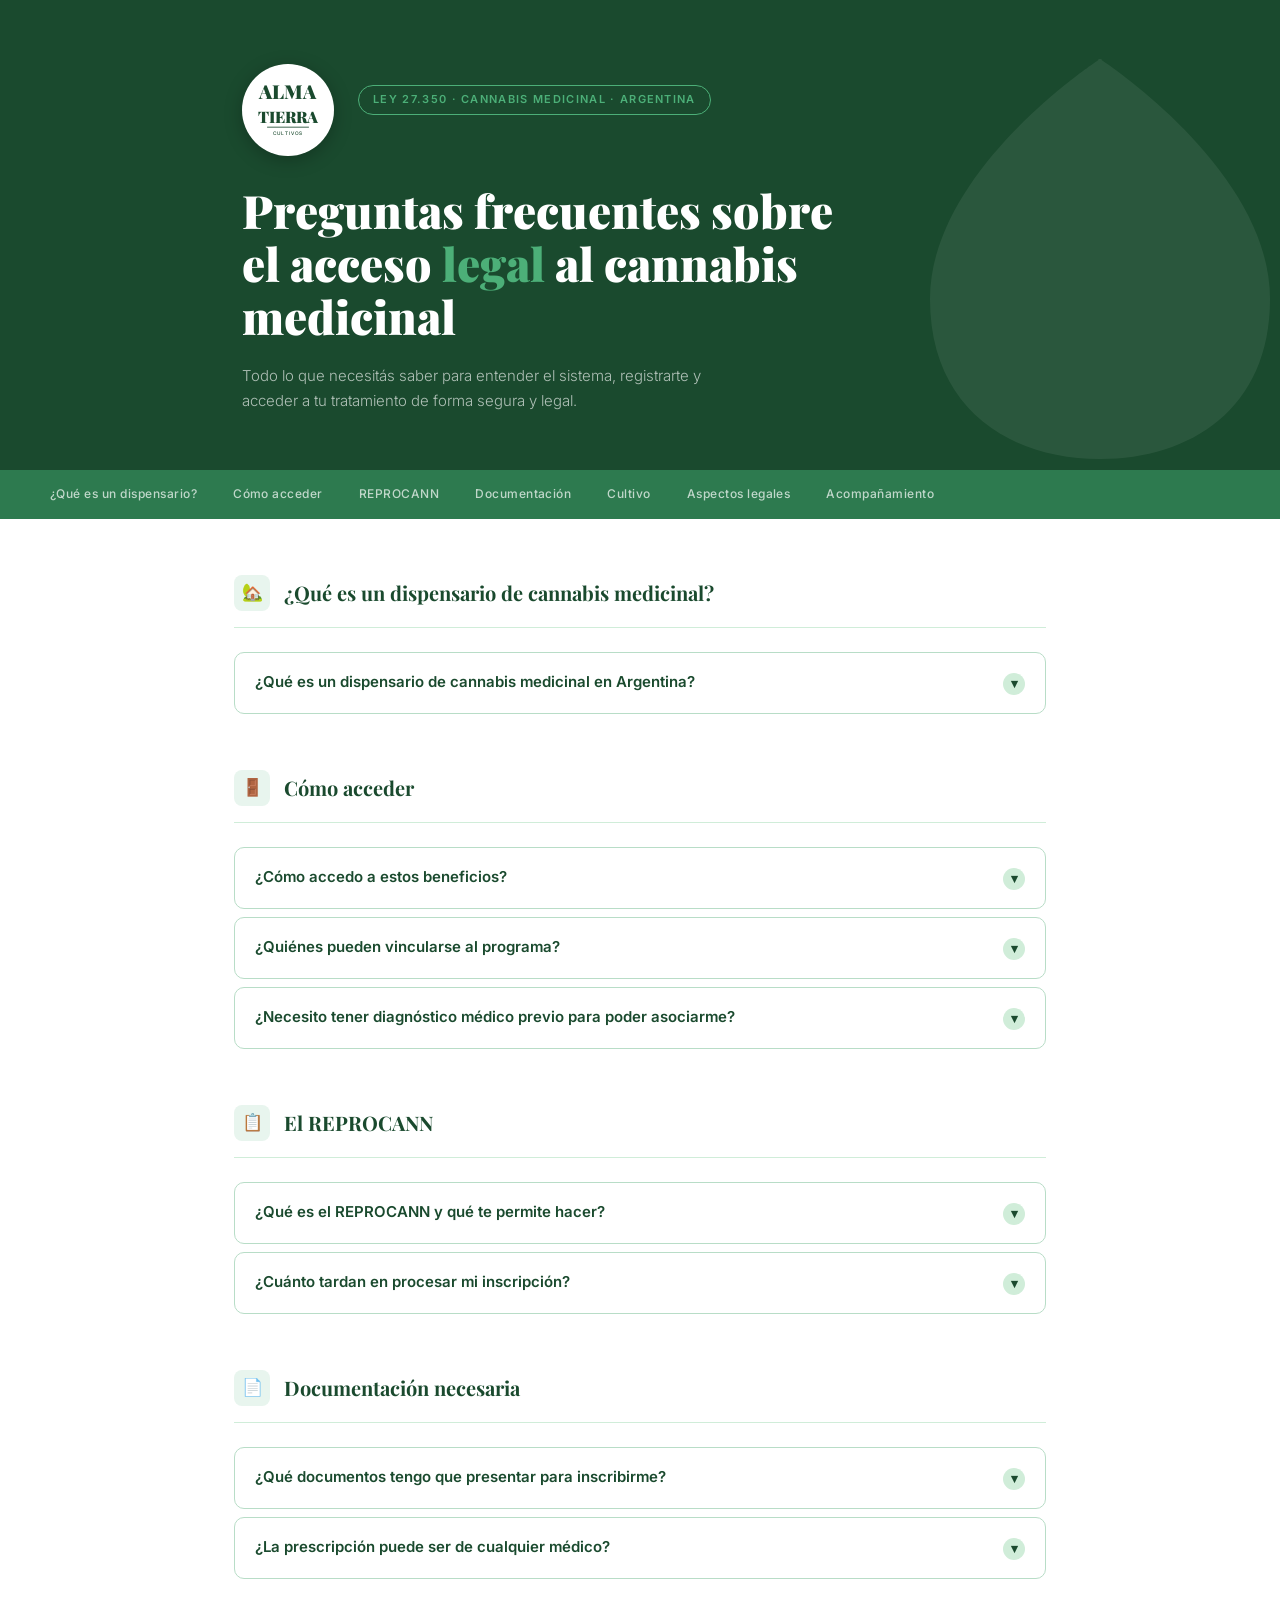
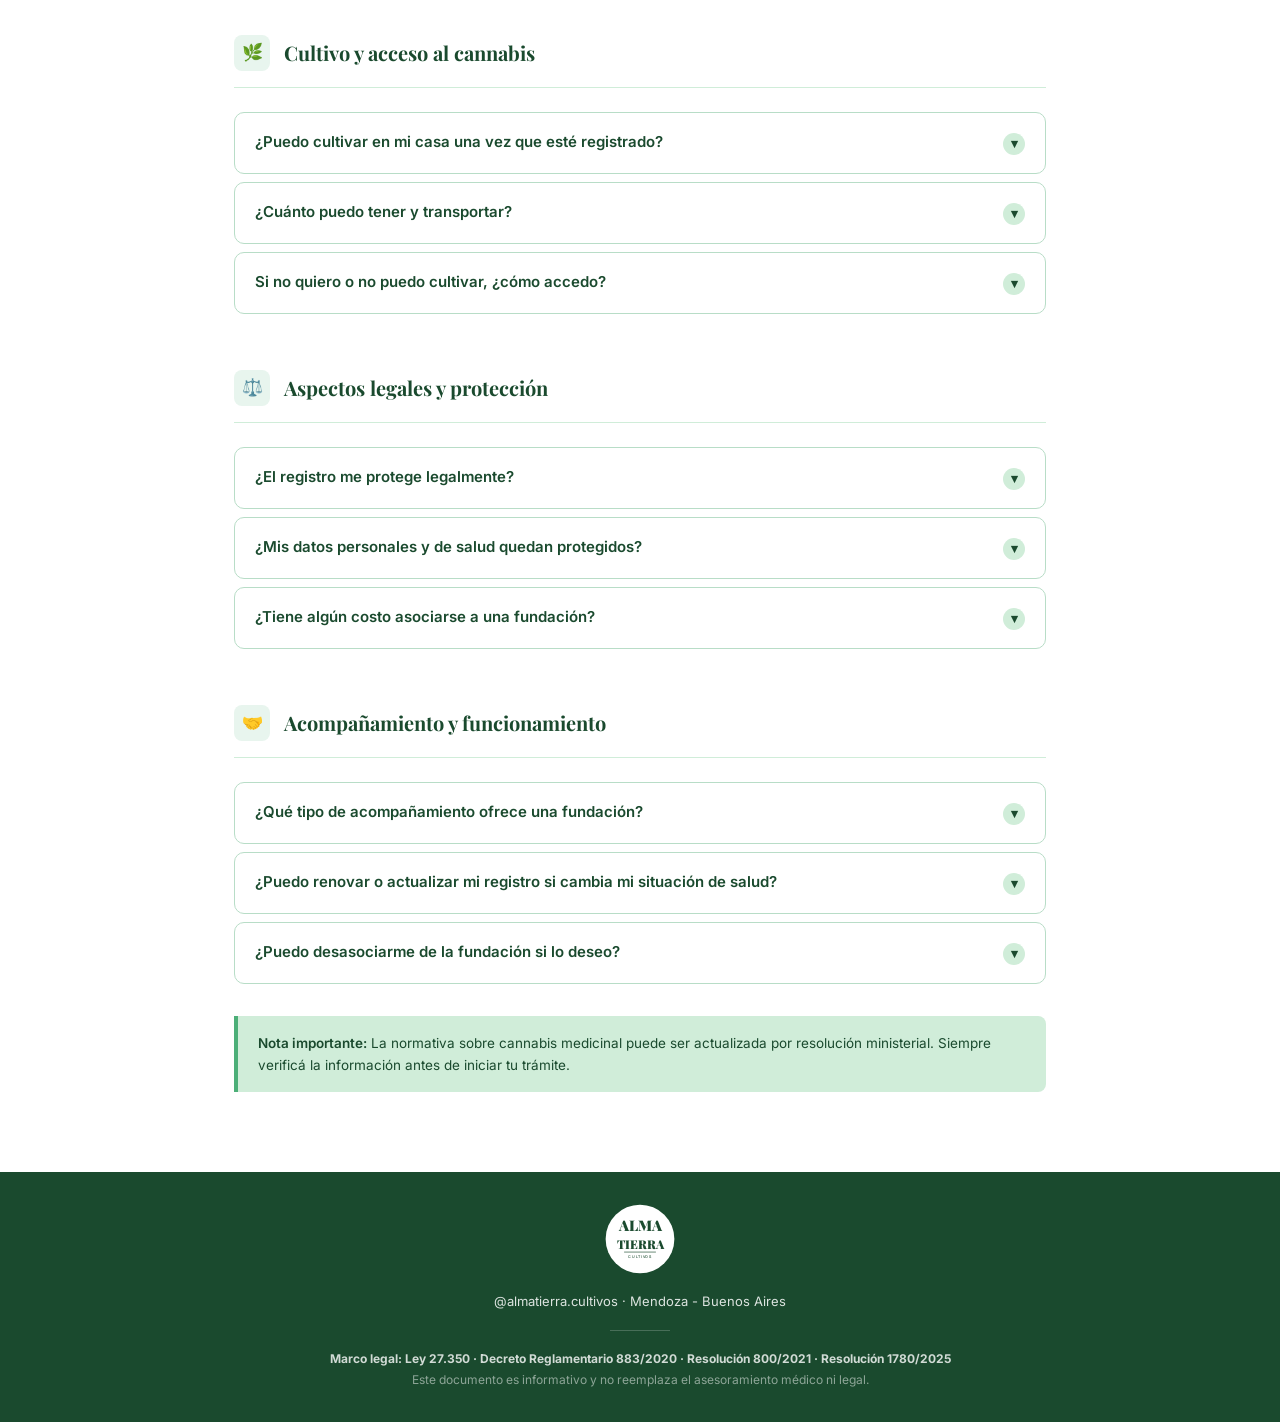
<file: remixed-3267ee9e.html>
<!DOCTYPE html>
<html lang="es">
<head>
<meta charset="UTF-8">
<meta name="viewport" content="width=device-width, initial-scale=1.0">
<title>Preguntas Frecuentes – Acceso Legal al Cannabis Medicinal</title>
<link href="https://fonts.googleapis.com/css2?family=Playfair+Display:wght@700;900&family=Inter:wght@300;400;500;600&display=swap" rel="stylesheet">
<style>
  *, *::before, *::after { box-sizing: border-box; margin: 0; padding: 0; }

  :root {
    --verde-oscuro: #1a4a2e;
    --verde-medio: #2d7a4f;
    --verde-claro: #4caf78;
    --verde-suave: #e8f5ee;
    --verde-mint: #d0edd9;
    --blanco: #ffffff;
    --gris-texto: #2c2c2c;
    --gris-suave: #f7faf8;
    --borde: #b8ddc7;
  }

  html { scroll-behavior: smooth; }

  body {
    font-family: 'Inter', sans-serif;
    background: var(--blanco);
    color: var(--gris-texto);
    line-height: 1.6;
  }

  /* LOGO */
  .header-top {
    display: flex;
    align-items: center;
    gap: 24px;
    margin-bottom: 28px;
  }
  .logo-badge {
    flex-shrink: 0;
    border-radius: 50%;
    background: var(--blanco);
    box-shadow: 0 4px 18px rgba(0,0,0,0.25);
  }
  .logo-badge svg { display: block; }

  /* HEADER */
  header {
    background: var(--verde-oscuro);
    padding: 0;
    position: relative;
    overflow: hidden;
  }

  .header-inner {
    max-width: 860px;
    margin: 0 auto;
    padding: 64px 32px 56px;
    position: relative;
    z-index: 2;
  }

  .header-eyebrow {
    display: inline-block;
    font-size: 11px;
    font-weight: 600;
    letter-spacing: 0.12em;
    text-transform: uppercase;
    color: var(--verde-claro);
    margin-bottom: 20px;
    border: 1px solid var(--verde-claro);
    padding: 5px 14px;
    border-radius: 20px;
  }

  header h1 {
    font-family: 'Playfair Display', serif;
    font-size: clamp(28px, 5vw, 46px);
    font-weight: 900;
    color: var(--blanco);
    line-height: 1.15;
    max-width: 620px;
    margin-bottom: 20px;
  }

  header h1 span {
    color: var(--verde-claro);
  }

  .header-sub {
    font-size: 15px;
    color: rgba(255,255,255,0.65);
    max-width: 480px;
    line-height: 1.7;
    font-weight: 300;
  }

  /* Hoja decorativa SVG */
  .header-leaf {
    position: absolute;
    right: -30px;
    top: 50%;
    transform: translateY(-50%);
    opacity: 0.07;
    pointer-events: none;
  }

  /* BARRA DE SECCIONES */
  .nav-sections {
    background: var(--verde-medio);
    padding: 0 32px;
    display: flex;
    gap: 0;
    overflow-x: auto;
    -webkit-overflow-scrolling: touch;
    scrollbar-width: none;
    max-width: 100%;
  }
  .nav-sections::-webkit-scrollbar { display: none; }

  .nav-sections a {
    font-size: 12px;
    font-weight: 500;
    letter-spacing: 0.04em;
    color: rgba(255,255,255,0.7);
    text-decoration: none;
    padding: 14px 18px;
    white-space: nowrap;
    border-bottom: 2px solid transparent;
    transition: color 0.2s, border-color 0.2s;
  }
  .nav-sections a:hover {
    color: var(--blanco);
    border-bottom-color: var(--verde-claro);
  }

  /* CONTENIDO */
  main {
    max-width: 860px;
    margin: 0 auto;
    padding: 0 24px 80px;
  }

  /* SECCIONES */
  .section {
    margin-top: 56px;
  }

  .section-header {
    display: flex;
    align-items: center;
    gap: 14px;
    margin-bottom: 24px;
    padding-bottom: 16px;
    border-bottom: 1.5px solid var(--verde-mint);
  }

  .section-icon {
    width: 36px;
    height: 36px;
    background: var(--verde-suave);
    border-radius: 8px;
    display: flex;
    align-items: center;
    justify-content: center;
    flex-shrink: 0;
    font-size: 17px;
  }

  .section-title {
    font-family: 'Playfair Display', serif;
    font-size: 20px;
    font-weight: 700;
    color: var(--verde-oscuro);
  }

  /* ITEMS FAQ */
  .faq-item {
    border: 1px solid var(--borde);
    border-radius: 10px;
    margin-bottom: 8px;
    overflow: hidden;
    background: var(--blanco);
    transition: box-shadow 0.2s;
  }
  .faq-item:hover {
    box-shadow: 0 2px 12px rgba(45,122,79,0.1);
  }

  .faq-q {
    width: 100%;
    text-align: left;
    background: none;
    border: none;
    cursor: pointer;
    padding: 18px 20px;
    display: flex;
    align-items: flex-start;
    justify-content: space-between;
    gap: 14px;
    color: var(--verde-oscuro);
    font-family: 'Inter', sans-serif;
    font-size: 15px;
    font-weight: 600;
    line-height: 1.45;
  }
  .faq-q:hover { background: var(--gris-suave); }
  .faq-q.open { background: var(--verde-suave); }

  .faq-chevron {
    flex-shrink: 0;
    margin-top: 2px;
    width: 22px;
    height: 22px;
    border-radius: 50%;
    background: var(--verde-mint);
    display: flex;
    align-items: center;
    justify-content: center;
    transition: transform 0.25s, background 0.2s;
    color: var(--verde-oscuro);
    font-size: 13px;
  }
  .faq-q.open .faq-chevron {
    transform: rotate(180deg);
    background: var(--verde-claro);
    color: white;
  }

  .faq-a {
    display: none;
    padding: 0 20px 20px 20px;
    font-size: 14.5px;
    color: #3d3d3d;
    line-height: 1.75;
    background: var(--verde-suave);
    border-top: 1px dashed var(--borde);
    padding-top: 16px;
  }
  .faq-a.show { display: block; }

  .faq-a ul {
    margin: 10px 0 0 0;
    padding-left: 0;
    list-style: none;
  }
  .faq-a ul li {
    padding: 6px 0 6px 22px;
    position: relative;
    font-size: 14px;
  }
  .faq-a ul li::before {
    content: '✦';
    position: absolute;
    left: 0;
    color: var(--verde-claro);
    font-size: 10px;
    top: 9px;
  }

  /* BADGE */
  .badge {
    display: inline-block;
    font-size: 11px;
    font-weight: 600;
    padding: 3px 10px;
    border-radius: 20px;
    margin-top: 10px;
    vertical-align: middle;
  }
  .badge-green { background: #c8ecd4; color: var(--verde-oscuro); }
  .badge-warn { background: #fff3cd; color: #7a5800; }
  .badge-blue { background: #d0eaf8; color: #1a4a6e; }

  /* CALLOUT */
  .callout {
    background: var(--verde-mint);
    border-left: 4px solid var(--verde-claro);
    border-radius: 0 8px 8px 0;
    padding: 16px 20px;
    font-size: 13.5px;
    color: var(--verde-oscuro);
    margin: 32px 0 0;
    line-height: 1.65;
  }
  .callout strong { font-weight: 600; }

  /* FOOTER */
  footer {
    background: var(--verde-oscuro);
    color: rgba(255,255,255,0.5);
    text-align: center;
    padding: 32px 24px;
    font-size: 12px;
    line-height: 1.7;
  }
  footer strong { color: rgba(255,255,255,0.8); }
  .footer-logo {
    display: flex;
    justify-content: center;
    margin-bottom: 16px;
  }
  .footer-logo svg { display: block; }
  .footer-info {
    color: rgba(255,255,255,0.85);
    font-size: 13px;
    margin-bottom: 18px;
  }
  .footer-divider {
    width: 60px;
    height: 1px;
    background: rgba(255,255,255,0.2);
    margin: 18px auto;
  }

  @media (max-width: 600px) {
    .header-inner { padding: 44px 20px 40px; }
    main { padding: 0 16px 60px; }
    .nav-sections a { padding: 12px 14px; font-size: 11px; }
  }
</style>
</head>
<body>

<header>
  <svg class="header-leaf" width="420" height="420" viewBox="0 0 420 420" fill="none" xmlns="http://www.w3.org/2000/svg">
    <path d="M210 10 C210 10 380 120 380 250 C380 360 300 410 210 410 C120 410 40 360 40 250 C40 120 210 10 210 10Z" fill="white"/>
    <line x1="210" y1="10" x2="210" y2="410" stroke="white" stroke-width="3"/>
    <line x1="210" y1="150" x2="120" y2="200" stroke="white" stroke-width="2"/>
    <line x1="210" y1="200" x2="300" y2="240" stroke="white" stroke-width="2"/>
    <line x1="210" y1="250" x2="100" y2="295" stroke="white" stroke-width="2"/>
    <line x1="210" y1="300" x2="310" y2="340" stroke="white" stroke-width="2"/>
  </svg>
  <div class="header-inner">
    <div class="header-top">
      <div class="logo-badge">
        <svg width="92" height="92" viewBox="0 0 1100 1100" xmlns="http://www.w3.org/2000/svg">
          <circle cx="550" cy="550" r="540" fill="white"/>
          <g fill="#1a4a2e">
            <text x="550" y="420" font-family="'Playfair Display', serif" font-weight="900" font-size="230" text-anchor="middle">ALMA</text>
            <text x="550" y="700" font-family="'Playfair Display', serif" font-weight="900" font-size="190" text-anchor="middle">TIERRA</text>
            <rect x="300" y="750" width="500" height="10"/>
            <text x="550" y="850" font-family="'Inter', sans-serif" font-weight="500" font-size="58" letter-spacing="10" text-anchor="middle">CULTIVOS</text>
          </g>
        </svg>
      </div>
      <span class="header-eyebrow">Ley 27.350 · Cannabis Medicinal · Argentina</span>
    </div>
    <h1>Preguntas frecuentes sobre el acceso <span>legal</span> al cannabis medicinal</h1>
    <p class="header-sub">Todo lo que necesitás saber para entender el sistema, registrarte y acceder a tu tratamiento de forma segura y legal.</p>
  </div>
  <nav class="nav-sections">
    <a href="#dispensario">¿Qué es un dispensario?</a>
    <a href="#acceso">Cómo acceder</a>
    <a href="#reprocann">REPROCANN</a>
    <a href="#documentacion">Documentación</a>
    <a href="#cultivo">Cultivo</a>
    <a href="#legal">Aspectos legales</a>
    <a href="#acompanamiento">Acompañamiento</a>
  </nav>
</header>

<main>

  <!-- SECCIÓN 1 -->
  <section class="section" id="dispensario">
    <div class="section-header">
      <div class="section-icon">🏡</div>
      <h2 class="section-title">¿Qué es un dispensario de cannabis medicinal?</h2>
    </div>

    <div class="faq-item">
      <button class="faq-q" onclick="toggle(this)">
        ¿Qué es un dispensario de cannabis medicinal en Argentina?
        <span class="faq-chevron">▾</span>
      </button>
      <div class="faq-a">
        En Argentina el método de dispensación de inflorescencias se da mediante asociaciones civiles y fundaciones — organizaciones sin fines de lucro — autorizadas por la Ley de Cannabis Medicinal 27.350 a cultivar cannabis y entregárselo a sus pacientes registrados.
      </div>
    </div>
  </section>

  <!-- SECCIÓN 2 -->
  <section class="section" id="acceso">
    <div class="section-header">
      <div class="section-icon">🚪</div>
      <h2 class="section-title">Cómo acceder</h2>
    </div>

    <div class="faq-item">
      <button class="faq-q" onclick="toggle(this)">
        ¿Cómo accedo a estos beneficios?
        <span class="faq-chevron">▾</span>
      </button>
      <div class="faq-a">
        El primer paso es contar con indicación escrita por un médico que se encuentre registrado en la Red Federal de Registros de Profesionales de la Salud (REFEPS) y deberá contar con formación académica para la investigación y el tratamiento médico con cannabis medicinal. Con esa indicación en mano, podés inscribirte en el REPROCANN — Registro Programa Cannabis — que te otorga el certificado para recibir, cultivar y transportar legalmente.
      </div>
    </div>

    <div class="faq-item">
      <button class="faq-q" onclick="toggle(this)">
        ¿Quiénes pueden vincularse al programa?
        <span class="faq-chevron">▾</span>
      </button>
      <div class="faq-a">
        <strong>Usuarios/Pacientes:</strong> las personas físicas que cuenten con indicación médica para el uso de cannabis medicinal, terapéutico y/o paliativo del dolor y sus derivados.
        <br><br>
        <strong>Cultivadores solidarios:</strong> personas que cultivan en nombre de un paciente registrado.
        <br><br>
        <strong>Personas jurídicas:</strong> asociaciones civiles y fundaciones sin fines de lucro debidamente autorizadas.
      </div>
    </div>

    <div class="faq-item">
      <button class="faq-q" onclick="toggle(this)">
        ¿Necesito tener diagnóstico médico previo para poder asociarme?
        <span class="faq-chevron">▾</span>
      </button>
      <div class="faq-a">
        Sí. Es obligatorio contar con una indicación o prescripción médica que avale el uso terapéutico del cannabis.
      </div>
    </div>
  </section>

  <!-- SECCIÓN 3 -->
  <section class="section" id="reprocann">
    <div class="section-header">
      <div class="section-icon">📋</div>
      <h2 class="section-title">El REPROCANN</h2>
    </div>

    <div class="faq-item">
      <button class="faq-q" onclick="toggle(this)">
        ¿Qué es el REPROCANN y qué te permite hacer?
        <span class="faq-chevron">▾</span>
      </button>
      <div class="faq-a">
        Es el "carnet" oficial que emite el Ministerio de Salud y que acredita que sos un paciente autorizado. Según el rol que te corresponda, te habilita a:
        <ul>
          <li><strong>Autocultivarte</strong> — cultivás vos mismo, con hasta 9 plantas en floración.</li>
          <li><strong>Recibir de un tercero cultivador</strong> — otra persona cultiva para vos (puede asistir hasta 2 pacientes en total).</li>
          <li><strong>Vincularte a una asociación civil</strong> — la organización (dispensario) cultiva por vos.</li>
        </ul>
        <br>
        En cualquiera de los tres casos, te permite transportar legalmente hasta <strong>40 gramos de flores secas</strong> o <strong>6 frascos de aceite de 30 ml</strong>, siempre con el certificado a mano — en papel o desde la app <em>Mi Argentina</em>.
      </div>
    </div>

    <div class="faq-item">
      <button class="faq-q" onclick="toggle(this)">
        ¿Cuánto tardan en procesar mi inscripción?
        <span class="faq-chevron">▾</span>
      </button>
      <div class="faq-a">
        Los tiempos pueden variar, actualmente mínimo una semana máximo un mes.
      </div>
    </div>
  </section>

  <!-- SECCIÓN 4 -->
  <section class="section" id="documentacion">
    <div class="section-header">
      <div class="section-icon">📄</div>
      <h2 class="section-title">Documentación necesaria</h2>
    </div>

    <div class="faq-item">
      <button class="faq-q" onclick="toggle(this)">
        ¿Qué documentos tengo que presentar para inscribirme?
        <span class="faq-chevron">▾</span>
      </button>
      <div class="faq-a">
        Se requiere:
        <ul>
          <li>DNI del solicitante</li>
          <li>Prescripción médica actualizada</li>
          <li>En caso de menores: DNI del representante legal y documentación que acredite el vínculo</li>
          <li>Consentimiento Informado Bilateral firmado por el médico y el paciente</li>
        </ul>
      </div>
    </div>

    <div class="faq-item">
      <button class="faq-q" onclick="toggle(this)">
        ¿La prescripción puede ser de cualquier médico?
        <span class="faq-chevron">▾</span>
      </button>
      <div class="faq-a">
        No, la prescripción para el REPROCANN debe ser realizada por un médico registrado en la Red Federal de Registros de Profesionales de la Salud (REFEPS) y que cuente con formación académica específica en el tratamiento con cannabis medicinal. Además, el profesional debe presentar un "Consentimiento Informado Bilateral" ante el Programa Nacional para el Estudio y la Investigación del Uso Medicinal de la Planta de Cannabis.
      </div>
    </div>
  </section>

  <!-- SECCIÓN 5 -->
  <section class="section" id="cultivo">
    <div class="section-header">
      <div class="section-icon">🌿</div>
      <h2 class="section-title">Cultivo y acceso al cannabis</h2>
    </div>

    <div class="faq-item">
      <button class="faq-q" onclick="toggle(this)">
        ¿Puedo cultivar en mi casa una vez que esté registrado?
        <span class="faq-chevron">▾</span>
      </button>
      <div class="faq-a">
        Sí. Una vez inscripto y con el certificado correspondiente, podés cultivar cannabis para uso medicinal personal en tu domicilio, dentro de los parámetros establecidos por la normativa vigente. El certificado es el respaldo legal para hacerlo sin problemas.
        <br><span class="badge badge-green">Hasta 9 plantas en floración por paciente</span>
      </div>
    </div>

    <div class="faq-item">
      <button class="faq-q" onclick="toggle(this)">
        ¿Cuánto puedo tener y transportar?
        <span class="faq-chevron">▾</span>
      </button>
      <div class="faq-a">
        La normativa establece los siguientes límites:
        <ul>
          <li><strong>Flores secas:</strong> hasta 40 gramos</li>
          <li><strong>Aceite:</strong> hasta 6 frascos de 30 ml</li>
          <li><strong>Plantas:</strong> hasta 9 en floración (autocultivador personal)</li>
        </ul>
      </div>
    </div>

    <div class="faq-item">
      <button class="faq-q" onclick="toggle(this)">
        Si no quiero o no puedo cultivar, ¿cómo accedo?
        <span class="faq-chevron">▾</span>
      </button>
      <div class="faq-a">
        Tenés dos alternativas:
        <ul>
          <li>Un <strong>cultivador solidario</strong>: otra persona autorizada que cultiva para vos</li>
          <li>A través de una <strong>fundación o asociación civil autorizada</strong></li>
        </ul>
      </div>
    </div>
  </section>

  <!-- SECCIÓN 6 -->
  <section class="section" id="legal">
    <div class="section-header">
      <div class="section-icon">⚖️</div>
      <h2 class="section-title">Aspectos legales y protección</h2>
    </div>

    <div class="faq-item">
      <button class="faq-q" onclick="toggle(this)">
        ¿El registro me protege legalmente?
        <span class="faq-chevron">▾</span>
      </button>
      <div class="faq-a">
        Sí. El certificado de inscripción en el REPROCANN acredita que tu actividad está autorizada dentro del marco legal. Es fundamental llevarlo siempre en papel y en la app <em>Mi Argentina</em> para mayor seguridad.
      </div>
    </div>

    <div class="faq-item">
      <button class="faq-q" onclick="toggle(this)">
        ¿Mis datos personales y de salud quedan protegidos?
        <span class="faq-chevron">▾</span>
      </button>
      <div class="faq-a">
        Sí. Los datos del programa están protegidos por la <strong>Ley de Protección de Datos Personales (Ley 25.326)</strong>. Solo tienen acceso las autoridades sanitarias y organismos de control competentes. Ningún dato puede ser divulgado salvo por orden judicial debidamente fundada.
      </div>
    </div>

    <div class="faq-item">
      <button class="faq-q" onclick="toggle(this)">
        ¿Tiene algún costo asociarse a una fundación?
        <span class="faq-chevron">▾</span>
      </button>
      <div class="faq-a">
        La fundación funciona con aportes de membresía de sus asociados para poder sostenerse y brindar acompañamiento. Los montos y modalidades de pago se informan al momento de iniciar el proceso de vinculación.
        <br><br>
        <strong>El trámite ante el Estado (REPROCANN) es completamente gratuito.</strong> Los únicos costos posibles son los de obtención de documentación médica y los aportes a la fundación por el acompañamiento del proceso.
      </div>
    </div>
  </section>

  <!-- SECCIÓN 7 -->
  <section class="section" id="acompanamiento">
    <div class="section-header">
      <div class="section-icon">🤝</div>
      <h2 class="section-title">Acompañamiento y funcionamiento</h2>
    </div>

    <div class="faq-item">
      <button class="faq-q" onclick="toggle(this)">
        ¿Qué tipo de acompañamiento ofrece una fundación?
        <span class="faq-chevron">▾</span>
      </button>
      <div class="faq-a">
        La fundación ofrece:
        <ul>
          <li>Asesoramiento en el proceso de inscripción al REPROCANN</li>
          <li>Red de contacto con profesionales de salud habilitados</li>
          <li>Soporte legal en caso de inconvenientes</li>
          <li>Comunidad de apoyo entre usuarios</li>
          <li>Orientación en cada renovación o modificación del registro</li>
        </ul>
      </div>
    </div>

    <div class="faq-item">
      <button class="faq-q" onclick="toggle(this)">
        ¿Puedo renovar o actualizar mi registro si cambia mi situación de salud?
        <span class="faq-chevron">▾</span>
      </button>
      <div class="faq-a">
        Sí. Los registros tienen una vigencia de <strong>3 años para autocultivadores</strong> y <strong>1 año para personas jurídicas</strong>. Si cambia tu diagnóstico o necesidades terapéuticas, podés actualizar tu expediente. La fundación te asesora en cada renovación o modificación necesaria.
      </div>
    </div>

    <div class="faq-item">
      <button class="faq-q" onclick="toggle(this)">
        ¿Puedo desasociarme de la fundación si lo deseo?
        <span class="faq-chevron">▾</span>
      </button>
      <div class="faq-a">
        Sí, podés desasociarte en cualquier momento. Tu registro ante el organismo oficial es tuyo y no desaparece al desvincularte de la fundación. Podés continuar gestionándolo de forma autónoma o vincularte a otra organización avalada.
      </div>
    </div>
  </section>

  <div class="callout">
    <strong>Nota importante:</strong> La normativa sobre cannabis medicinal puede ser actualizada por resolución ministerial. Siempre verificá la información antes de iniciar tu trámite.
  </div>

</main>

<footer>
  <div class="footer-logo">
    <svg width="70" height="70" viewBox="0 0 1100 1100" xmlns="http://www.w3.org/2000/svg">
      <circle cx="550" cy="550" r="540" fill="white"/>
      <g fill="#1a4a2e">
        <text x="550" y="420" font-family="'Playfair Display', serif" font-weight="900" font-size="230" text-anchor="middle">ALMA</text>
        <text x="550" y="700" font-family="'Playfair Display', serif" font-weight="900" font-size="190" text-anchor="middle">TIERRA</text>
        <rect x="300" y="750" width="500" height="10"/>
        <text x="550" y="850" font-family="'Inter', sans-serif" font-weight="500" font-size="58" letter-spacing="10" text-anchor="middle">CULTIVOS</text>
      </g>
    </svg>
  </div>
  <div class="footer-info">
    @almatierra.cultivos · Mendoza - Buenos Aires
  </div>
  <div class="footer-divider"></div>
  <strong>Marco legal: Ley 27.350 · Decreto Reglamentario 883/2020 · Resolución 800/2021 · Resolución 1780/2025</strong><br>
  Este documento es informativo y no reemplaza el asesoramiento médico ni legal.
</footer>

<script>
function toggle(btn) {
  const answer = btn.nextElementSibling;
  const isOpen = btn.classList.contains('open');
  document.querySelectorAll('.faq-q.open').forEach(b => {
    b.classList.remove('open');
    b.nextElementSibling.classList.remove('show');
  });
  if (!isOpen) {
    btn.classList.add('open');
    answer.classList.add('show');
  }
}
</script>
</body>
</html>
</file>
